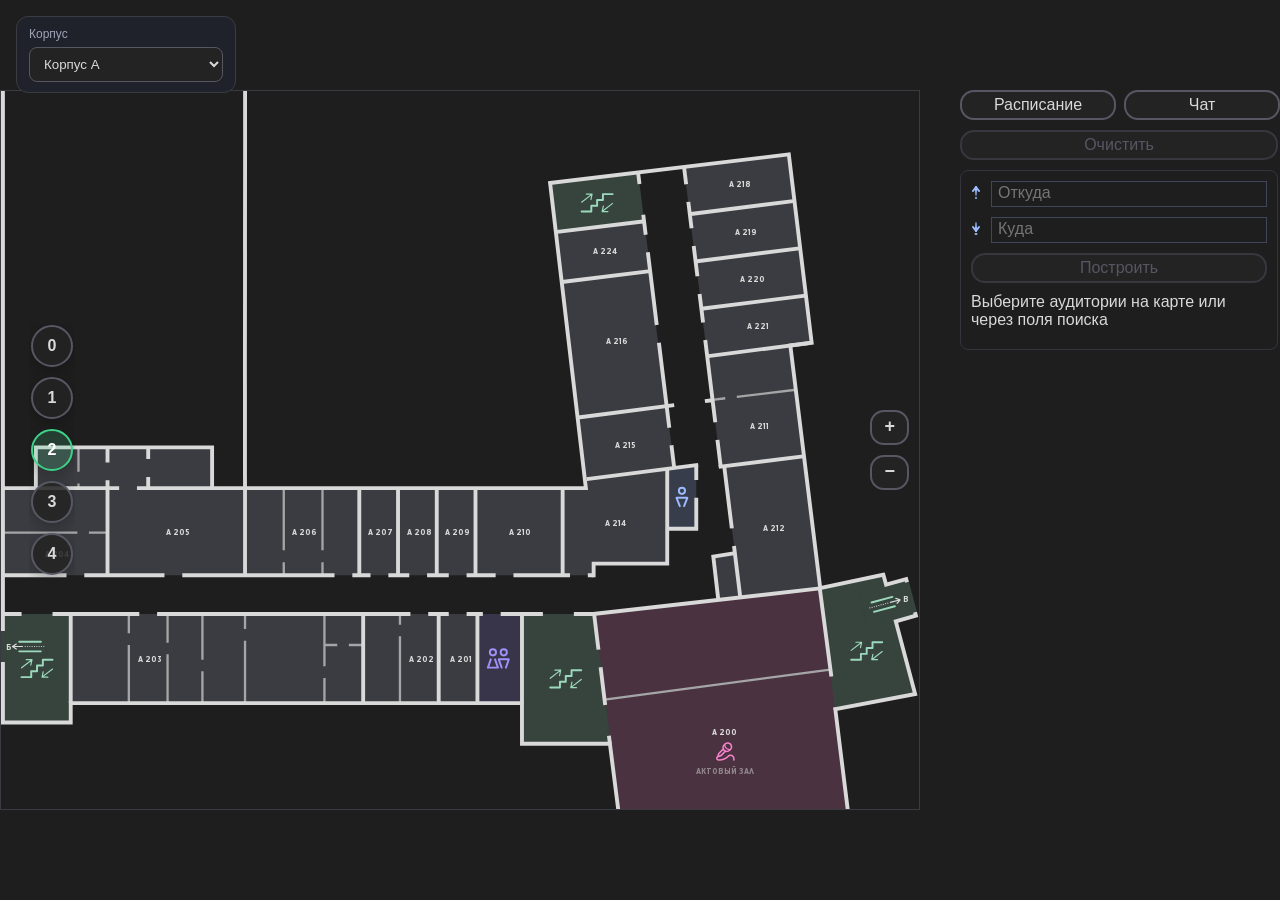
<file: index.html>
<!DOCTYPE html>
<html lang="ru">
<head>
	<meta charset="UTF-8">
	<meta name="viewport"
				content="width=device-width, user-scalable=no, initial-scale=1.0, maximum-scale=1.0, minimum-scale=1.0">
	<meta http-equiv="X-UA-Compatible" content="ie=edge">
	<title>Navigation</title>
	<link href="css/style.css" rel="stylesheet">
	<link href="resources/icon.png" rel="shortcut icon" type="image/png">
	<script defer src="./js/navigation-app.js"></script>
</head>
<body>
<section class="section-main">
	<div class="map-switcher">
		<label for="map-select">Карта</label>
		<select id="map-select">
			<option value="a-2">Корпус А · 2 этаж</option>
			<option value="a-1">Корпус А · 1 этаж</option>
			<option value="pk-24">ПК-24</option>
		</select>
	</div>

	<div class="map-wrapper">
		<div class="scale-able map-objects">
			<div class="drag-able">
				<svg class="svg-way" fill="none" xmlns="http://www.w3.org/2000/svg">
					<defs>
						<marker fill="none" id="end-arrow" orient="auto-start-reverse" refX="6" refY="6" viewBox="0 0 10 12">
							<path d="M0 0L10 6L0 12L3 6L0 0Z" fill="#3CD288"/>
						</marker>
						<marker id="start-dot" refX="5" refY="5" viewBox="0 0 10 10">
							<circle cx="5" cy="5" fill="#3CD288" r="5"/>
						</marker>
					</defs>
				</svg>
				<object class="graph" title="graph" style="visibility: hidden" type="image/svg+xml"></object>
				<object class="plan-object" style="width: 0; height: 0; overflow: hidden" title="plan" type="image/svg+xml"></object>
				<svg class="graph-markers" fill="none" xmlns="http://www.w3.org/2000/svg"></svg>
			</div>
		</div>
		<div class="scale-buttons">
			<div class="button-plus button"><p>+</p></div>
			<div class="button-minus button"><p>−</p></div>
		</div>
	</div>

	<div class="selector">
		<div class="button-from button">
			<img alt="" src="resources/img/from.svg"/>
			Отсюда
		</div>
		<div class="button-to button">
			<img alt="" src="resources/img/to.svg"/>
			Сюда
		</div>
	</div>

	<div class="menu">
		<div class="menu-tabs">
			<button class="menu-tab button active-tab" data-tab="navigation" hidden>Навигация</button>
			<button class="menu-tab button" data-tab="schedule">Расписание</button>
			<button class="menu-tab button" data-tab="chat">Чат</button>
		</div>

		<div class="menu-panel active-panel" data-panel="navigation">
			<button class="erase button non-active-button">Очистить</button>
			<button class="tracing button">Трассировка</button>
			<button class="create-list-of-vertexes button non-active-button">Список вершин</button>
			<button class="fill-graph button non-active-button">Заполнить граф</button>
			<button class="fill-auditoriums-vertexes button non-active-button">Список вершин аудиторий</button>
			<button class="tracing-cross button non-active-button">Трассировка пересекающихся линий</button>
			<button class="hide-graph button">Скрыть граф</button>
			<button class="show-graph button non-active-button">Показать граф</button>

			<div class="select-points">
				<div class="input-row">
					<label for="input-idPoint1">1:</label>
					<input id="input-idPoint1" name="idPoint1" type="text">
				</div>
				<div class="input-row">
					<label for="input-idPoint2">2:</label>
					<input id="input-idPoint2" name="idPoint2" type="text">
				</div>
				<button class="get-way button">Проложить</button>
				<p class="output-found-way"></p>
			</div>

			<div class="selector-auditoriums">
				<div class="input-row">
					<label for="input-from"><img alt="" src="resources/img/from.svg"/></label>
					<input id="input-from" name="input-from" placeholder="Откуда" type="text">
				</div>
				<div class="input-row">
					<label for="input-to"><img alt="" src="resources/img/to.svg"/></label>
					<input id="input-to" name="input-to" placeholder="Куда" type="text">
				</div>
				<button class="build-way button">Построить</button>
				<p class="output-way-between-au"></p>
			</div>
		</div>

		<div class="menu-panel" data-panel="schedule">
			<div class="group-schedule">
				<div class="input-row">
					<label for="input-group-schedule">Группа</label>
					<input id="input-group-schedule" list="group-suggestions" name="input-group-schedule" placeholder="Например, 221-321" type="text">
					<datalist id="group-suggestions"></datalist>
				</div>
				<button class="load-group-schedule button">Показать расписание</button>
				<button class="refresh-group-list button">Обновить список групп</button>
				<p class="schedule-status"></p>
				<div class="schedule-output"></div>
			</div>
		</div>

		<div class="menu-panel" data-panel="chat">
			<div class="chat-panel">
				<div class="chat-messages" aria-live="polite"></div>
				<form class="chat-form">
					<textarea class="chat-input" placeholder="Спросите про аудиторию, расписание или маршрут" rows="2"></textarea>
					<button class="chat-send button" type="submit">Отправить</button>
				</form>
			</div>
		</div>
	</div>

	<table style="display: none">
		<caption>Список рёбер</caption>
		<thead>
		<tr>
			<th>id</th>
			<th>x1</th>
			<th>y1</th>
			<th>x2</th>
			<th>y2</th>
			<th>weight</th>
			<th>type</th>
		</tr>
		</thead>
		<tbody class="list-of-edges"></tbody>
	</table>
</section>
</body>
</html>
</file>
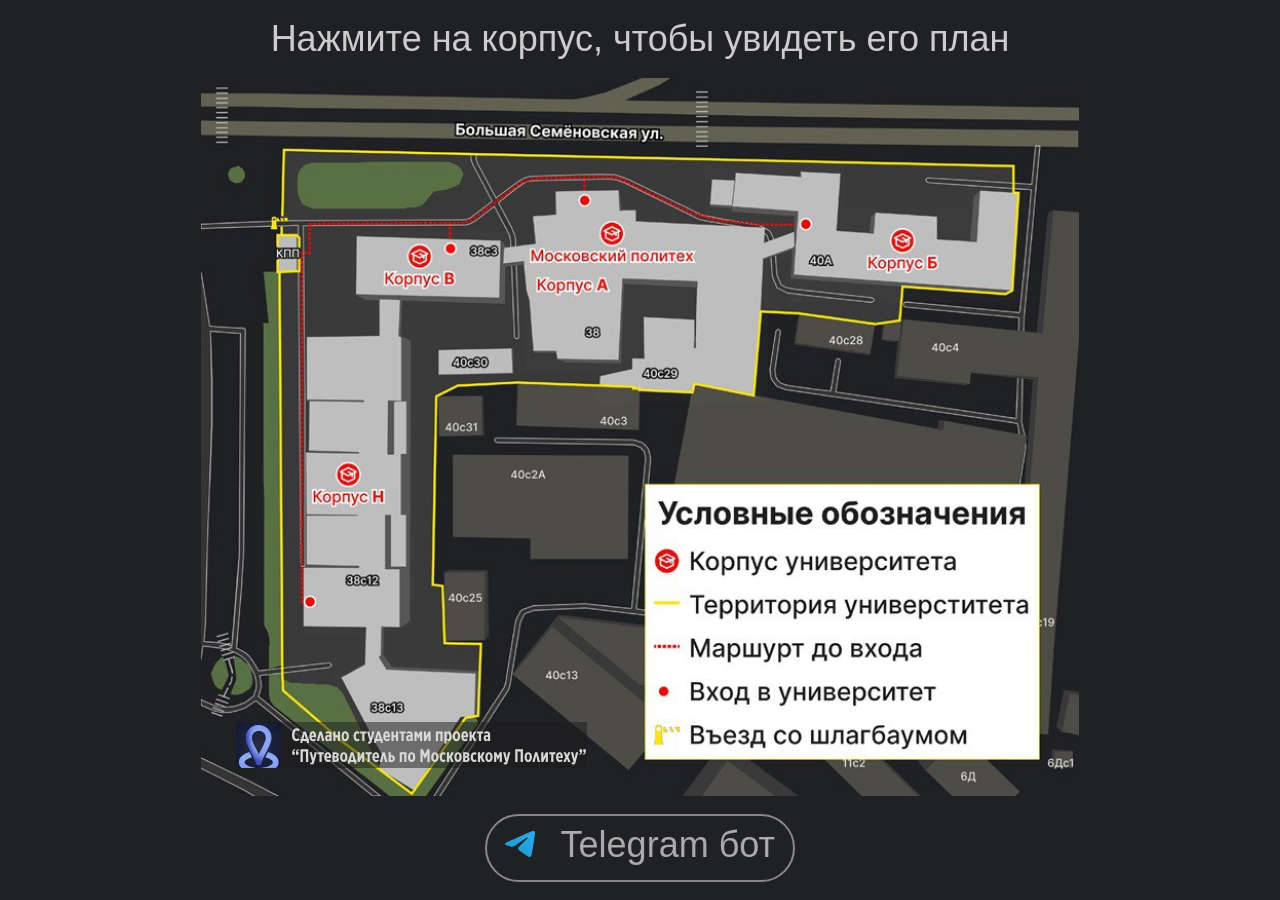
<file: dod-master/index.html>
<!doctype html>
<html lang="ru">
<head>
	<meta charset="UTF-8">
	<title>Навигация по Московскому Политеху</title>
	<link rel="stylesheet" href="css/style.css">
	<script src="scripts/app.js" defer></script>
</head>
<body>
<p class="click-to">Нажмите на корпус, чтобы увидеть его план</p>
<div class="main">
	<img class="bs-image" src="images/bs.jpg" alt="">
	<svg width="855" height="699" viewBox="0 0 855 699" fill="none" xmlns="http://www.w3.org/2000/svg">
		<g id="bs-polygons">
			<path id="corpus-n"
						d="M171 250H100V542H153.5V569L127 584L171 661.5L166.5 674L207.5 696.5L258 626H273.5V569H190L182.5 560.5V536H207.5V250H197V233H171V250Z"
						fill="#D9D9D9" fill-opacity="0.01"/>
			<path id="corpus-v" d="M171 233H197V219H306V148.5H146.5V219H171V233Z" fill="#D9D9D9" fill-opacity="0.01"/>
			<path id="corpus-a"
						d="M322 160H306V186.5H316V284.5H384.5V317H552V136.5H427V125.5C421.667 125.833 410.8 126.3 410 125.5C409.2 124.7 409.667 113.5 410 108H342V132H322V160Z"
						fill="#D9D9D9" fill-opacity="0.01"/>
			<path id="corpus-b" d="M489.5 83.5V136.5H552.5V179H572V218H804.5V101H745.5V127.5H627V83.5H489.5Z" fill="#D9D9D9"
						fill-opacity="0.01"/>
		</g>
	</svg>
	<img src="svg/madeby.svg" class="madeby" alt="Сделано студентами проекта 'Путеводитель по Московскому Политеху'">
</div>
<a class="link-tg" href="https://t.me/PoliNavigatorDOD_bot">
	<img class="tg-logo" src="svg/tg.svg" alt="">Telegram бот
</a>
</body>
</html>
</file>
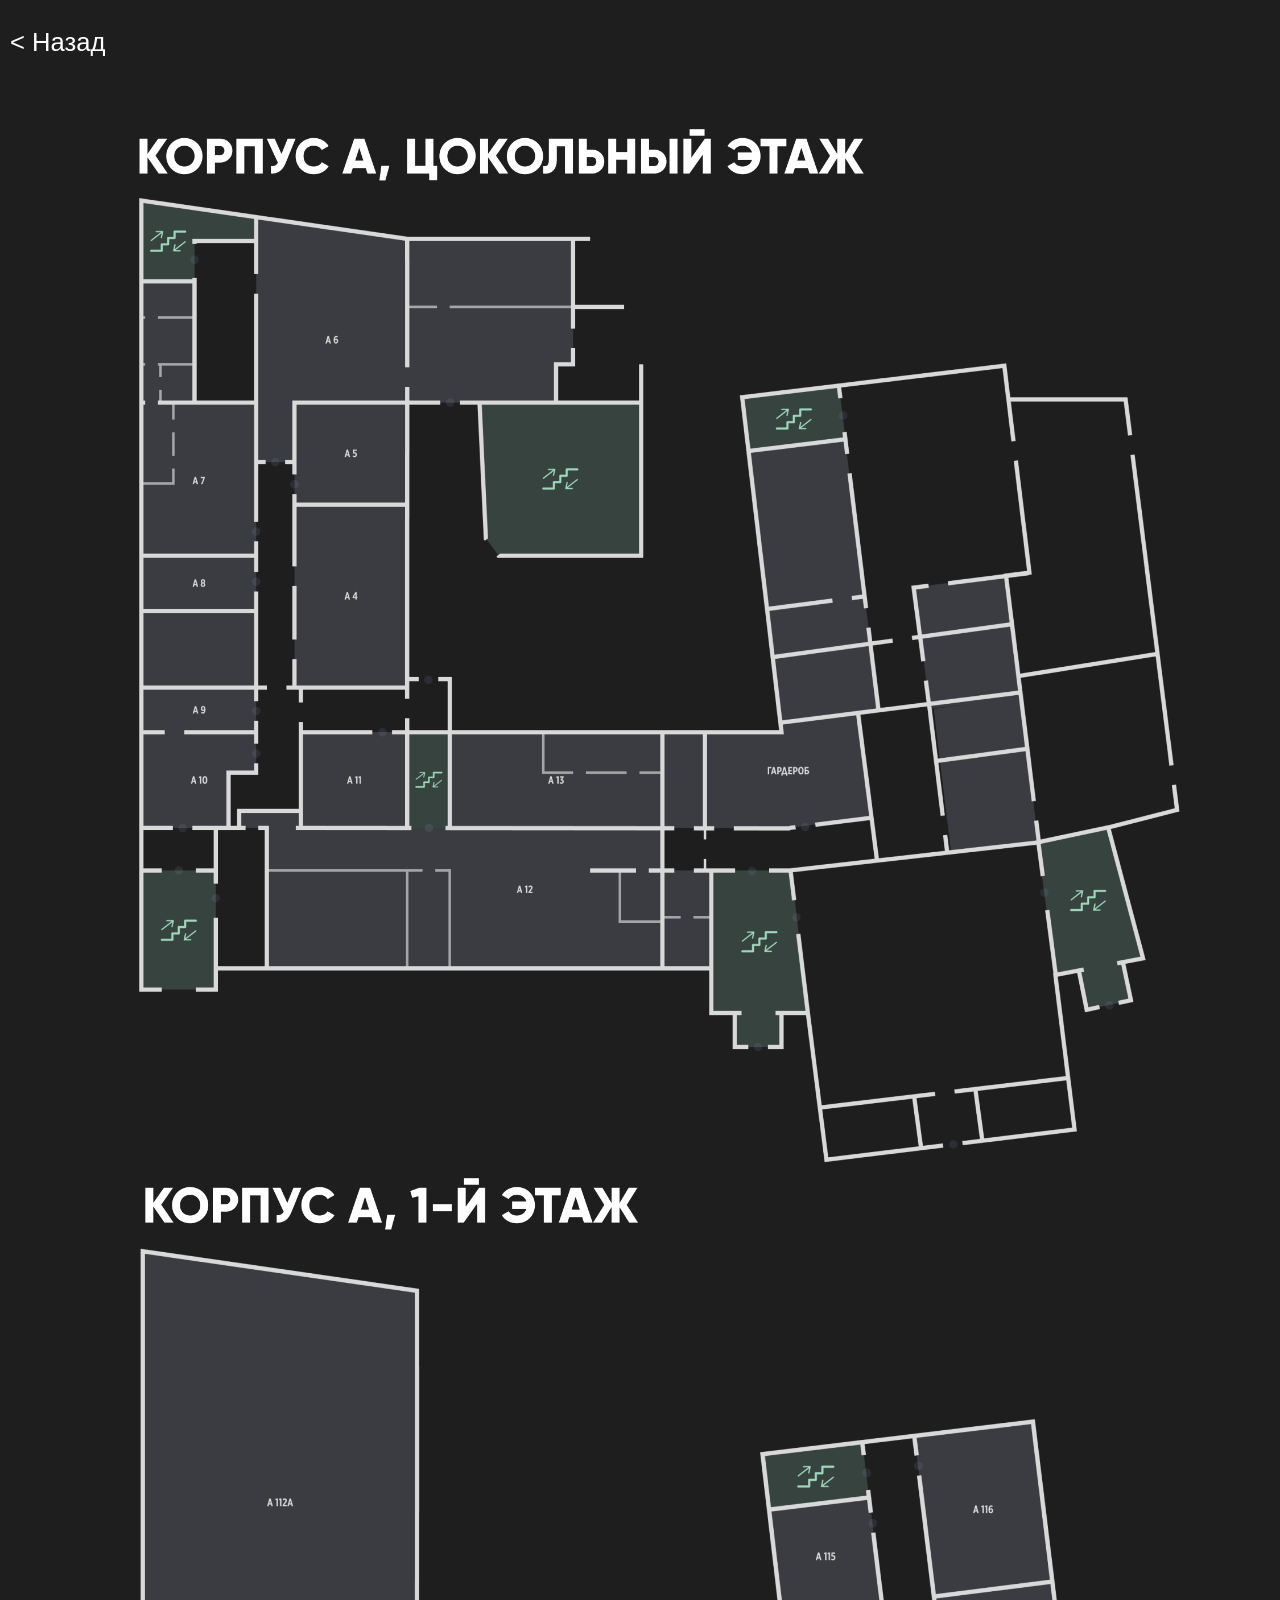
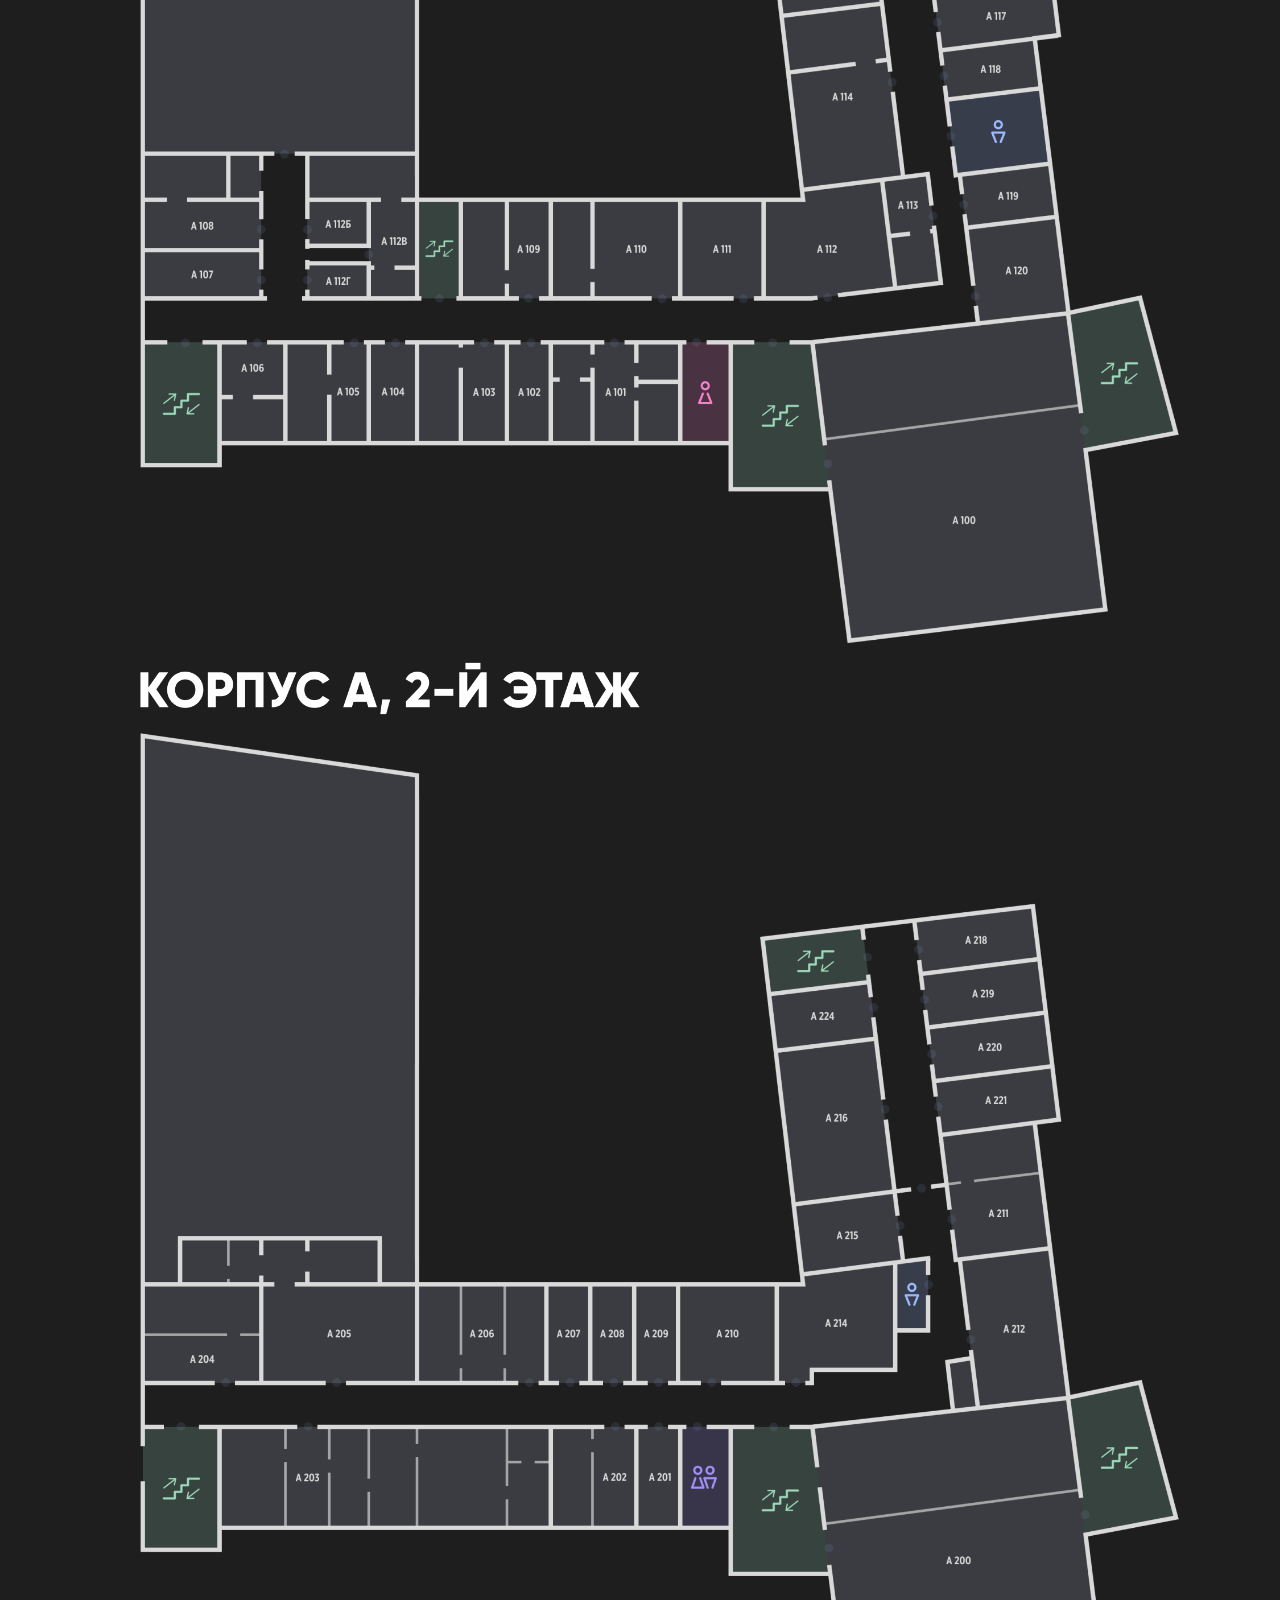
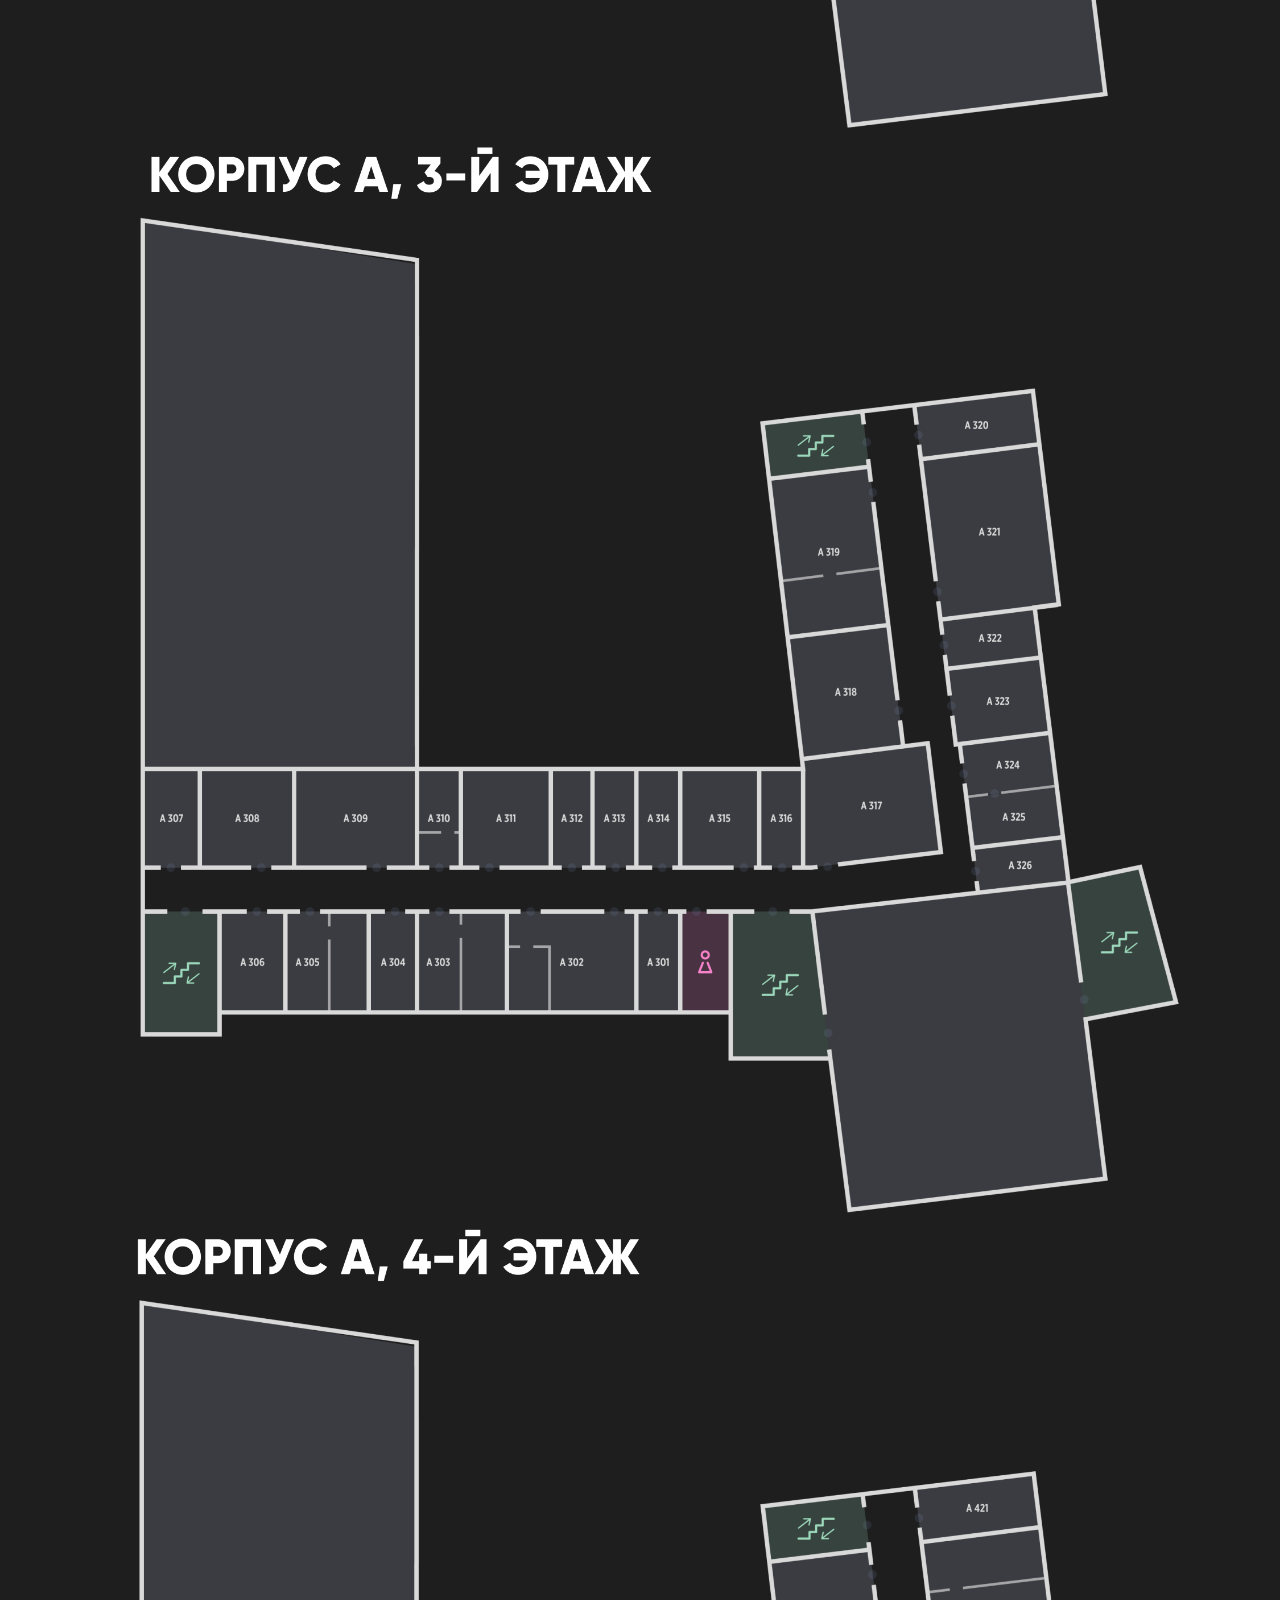
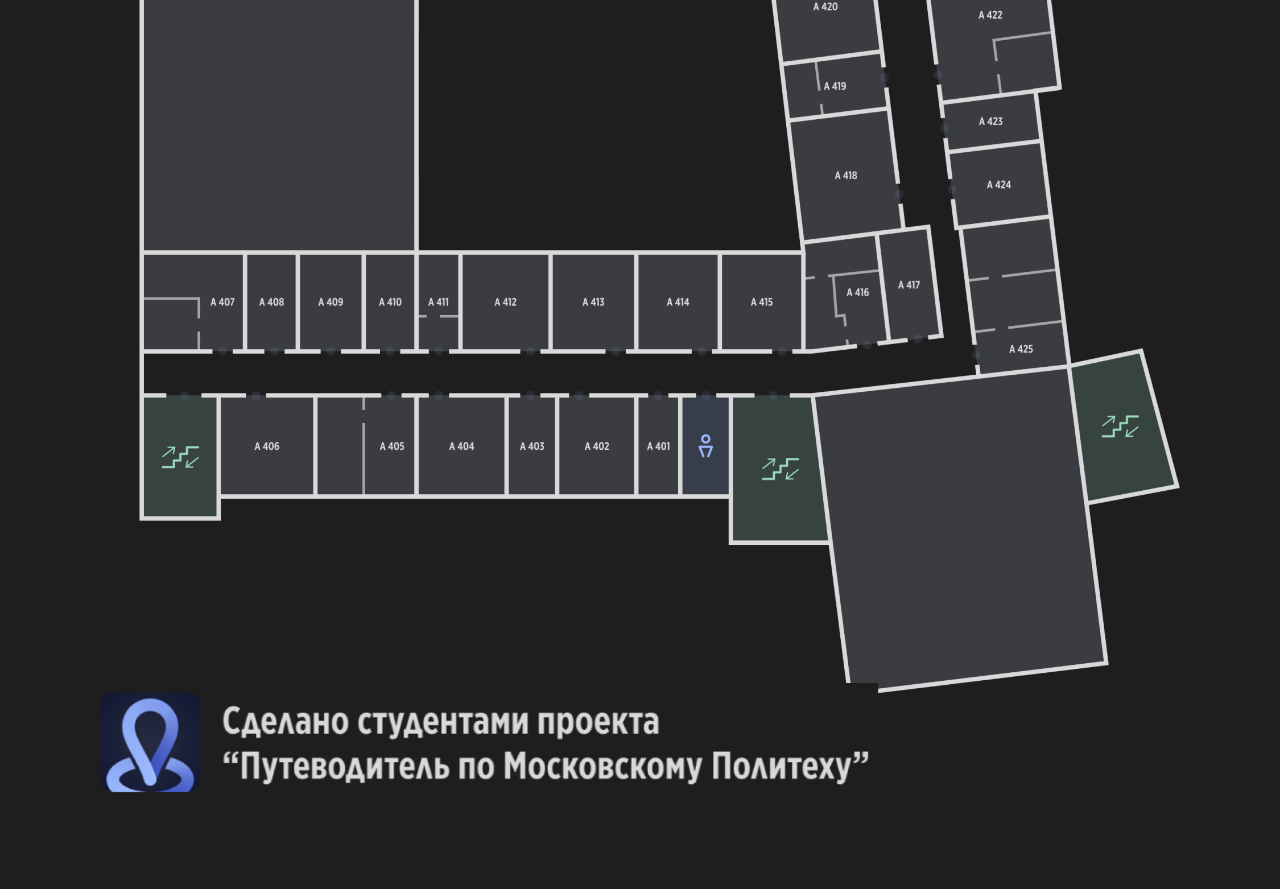
<file: dod-master/html/a.html>
<!DOCTYPE html>
<html lang="ru">
<meta charset="UTF-8">
<head>
<style>
body {
    margin: 0;
    padding: 0;
}

.container {
    position: relative;
    overflow: hidden; 
}

img {
    width: 100%;

}

.transparent-btn {
    font-family: "Gilroy Bold", -apple-system, sans-serif;
    color: white;
    text-decoration: none;
    display: inline-block;
    font-size: 2vw;
    position: absolute;
    bottom: 1;
    left: 0;
    padding: 28px 10px;
}
</style>
</head>
<body>
<div class="container">
    <img src="../images/a.png" alt="corpus-a">
    <a href="#" class="transparent-btn" onclick="history.back();">< Назад</a>
</div>
</body>
</html>
</file>
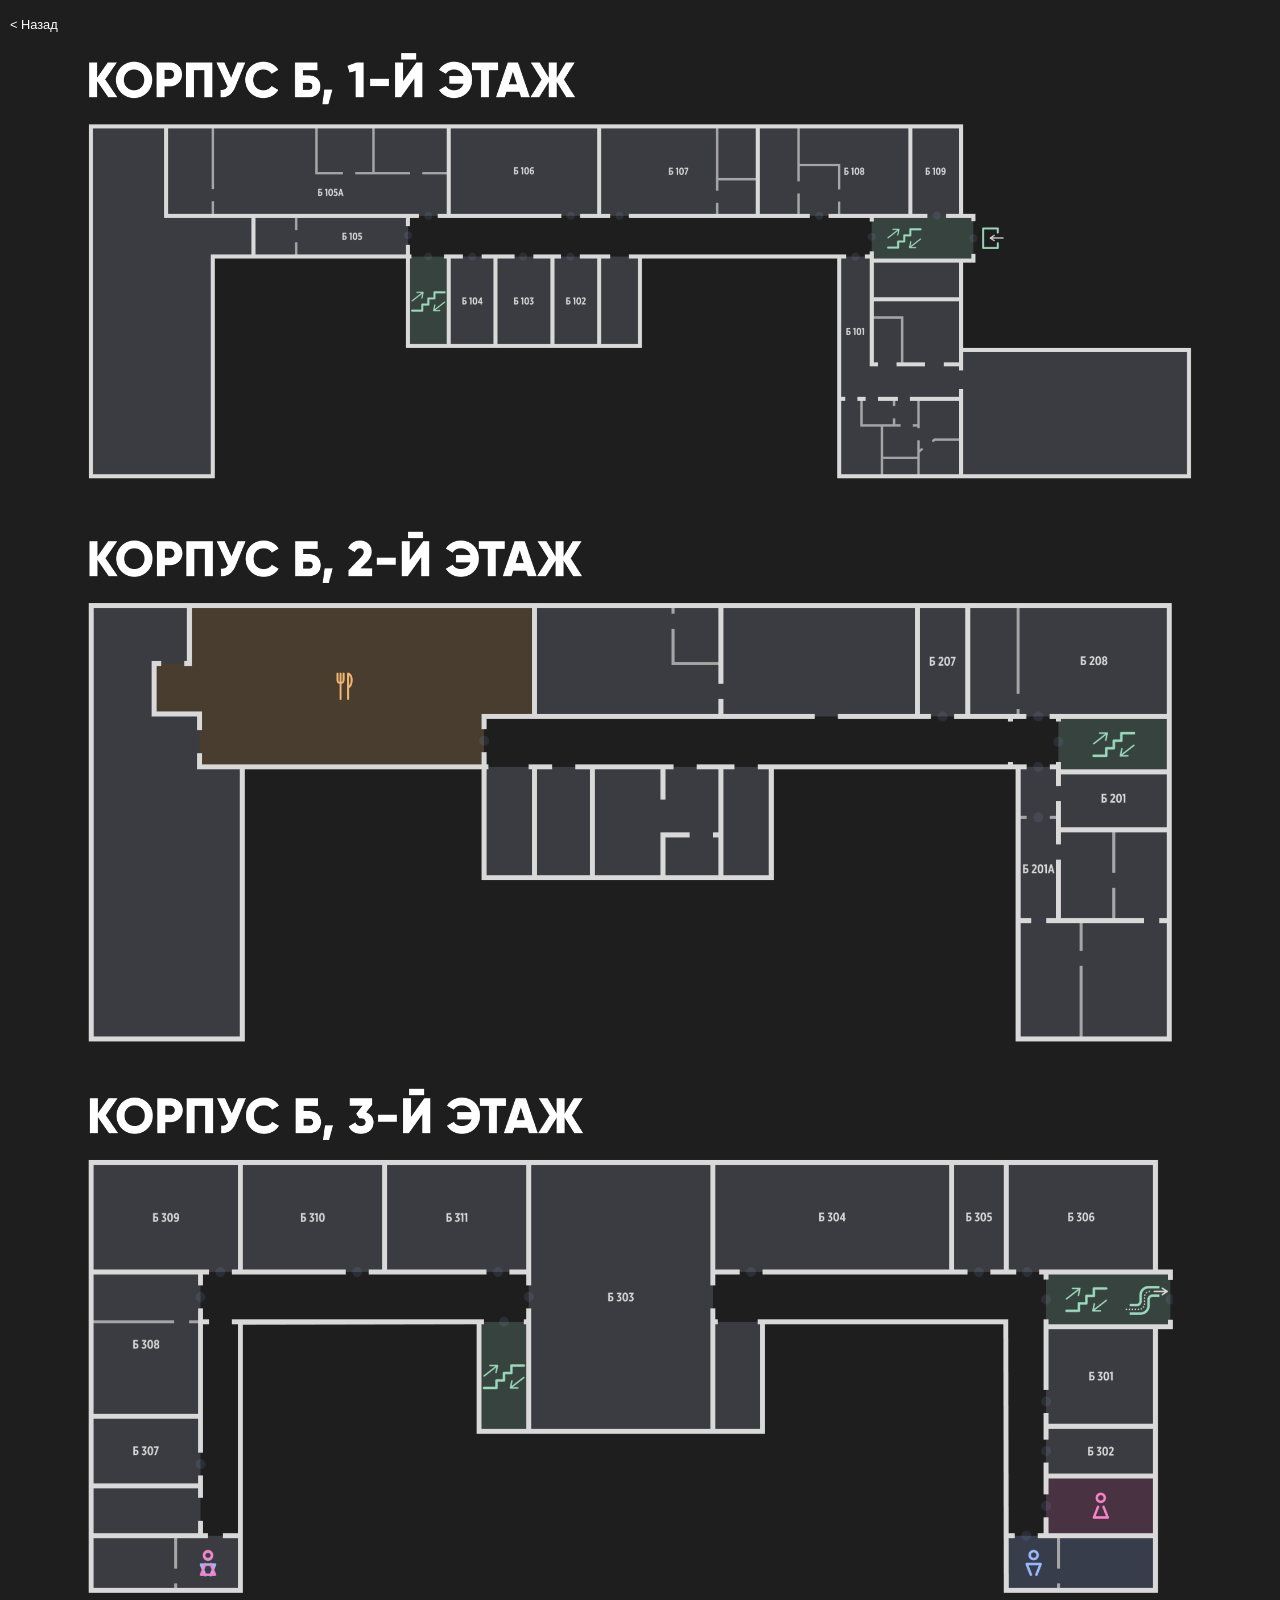
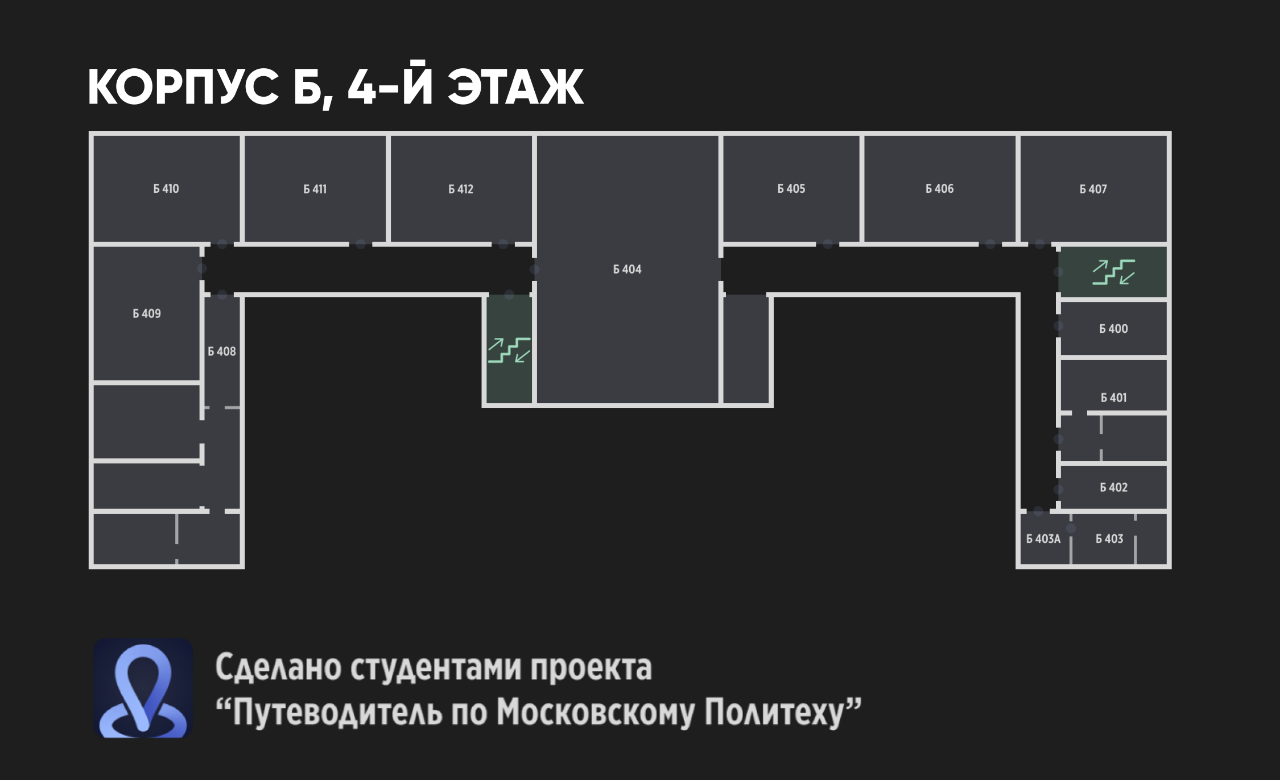
<file: dod-master/html/b.html>
<!DOCTYPE html>
<html lang="ru">
<meta charset="UTF-8">
<head>
<style>
body {
    margin: 0;
    padding: 0;
}

.container {
    position: relative;
    overflow: hidden; 
}

img {
    width: 100%;

}

.transparent-btn {
    font-family: "Gilroy Bold", -apple-system, sans-serif;
    color: white;
    text-decoration: none;
    display: inline-block;
    font-size: 1vw;
    position: absolute;
    bottom: 1;
    left: 0;
    padding: 17px 10px;
}
</style>
</head>
<body>
<div class="container">
    <img src="../images/b.png" alt="corpus-b">
    <a href="#" class="transparent-btn" onclick="history.back();">< Назад</a>
</div>
</body>
</html>
</file>
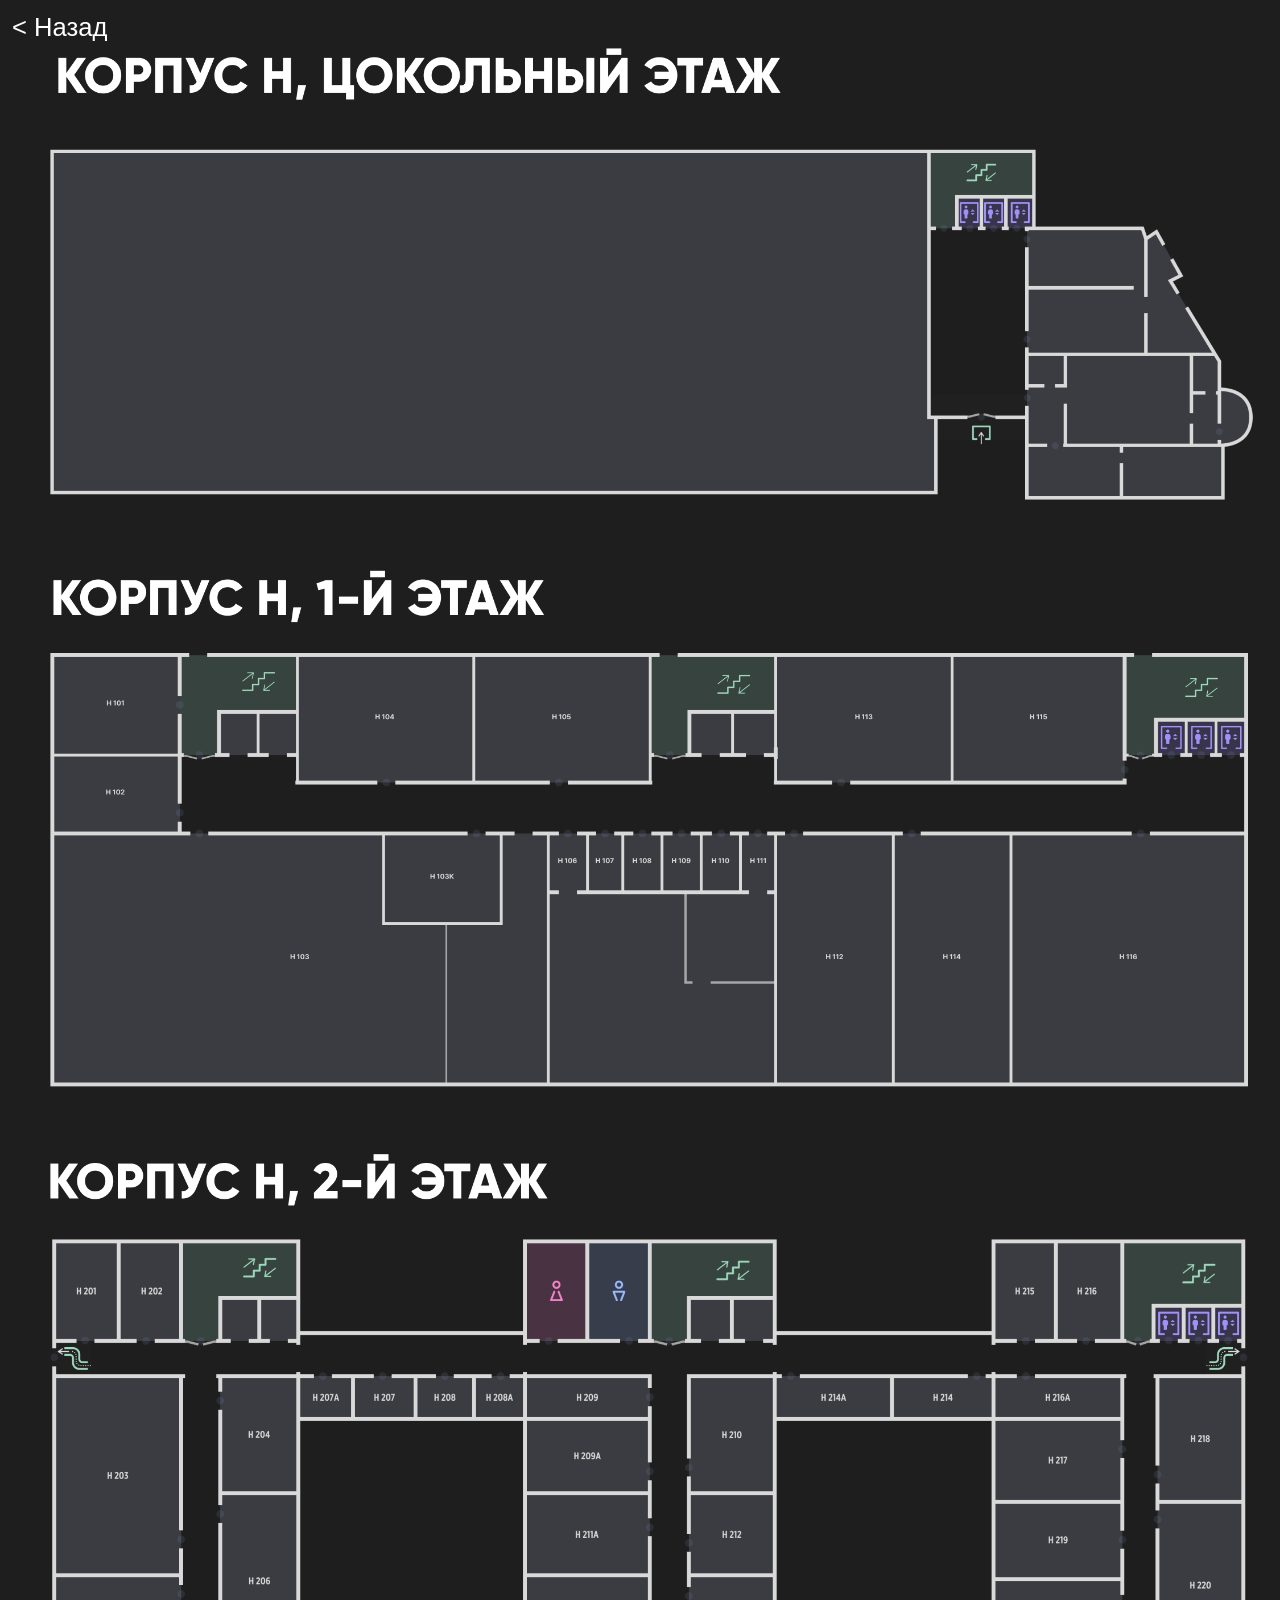
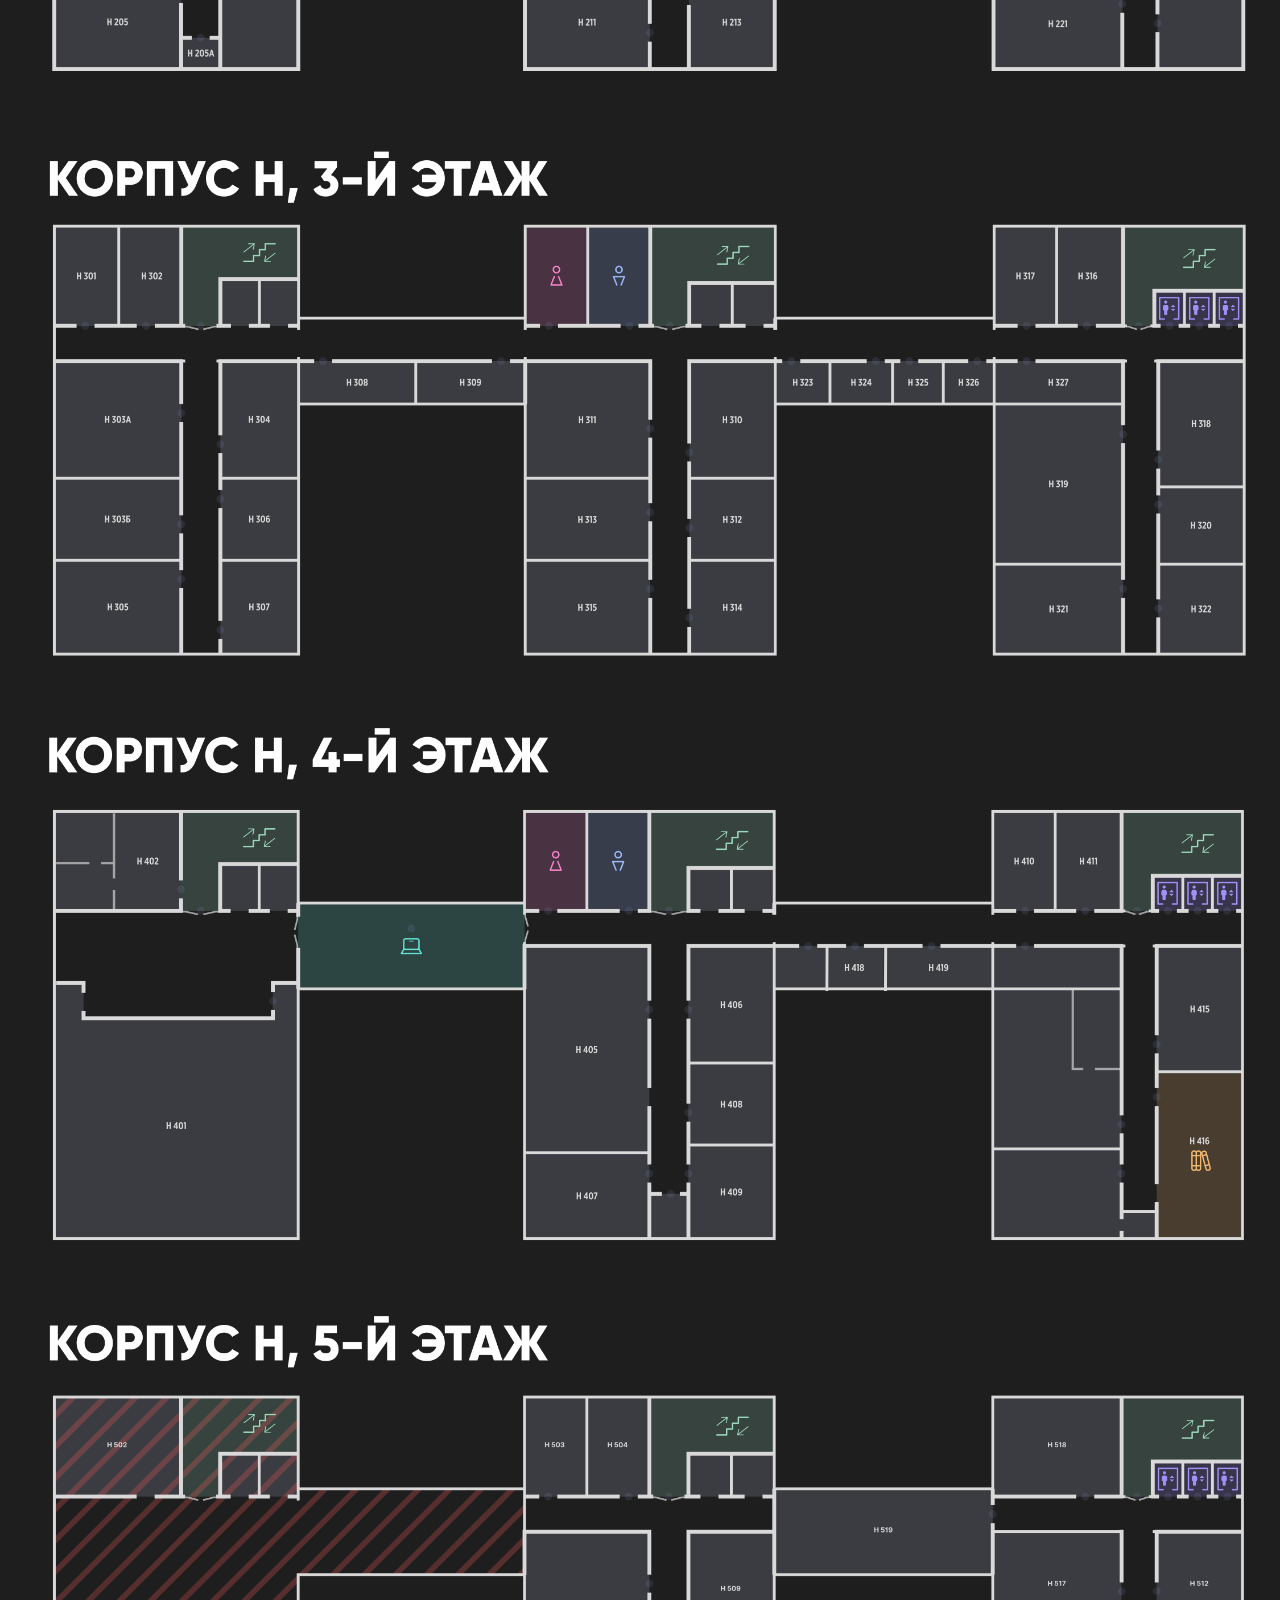
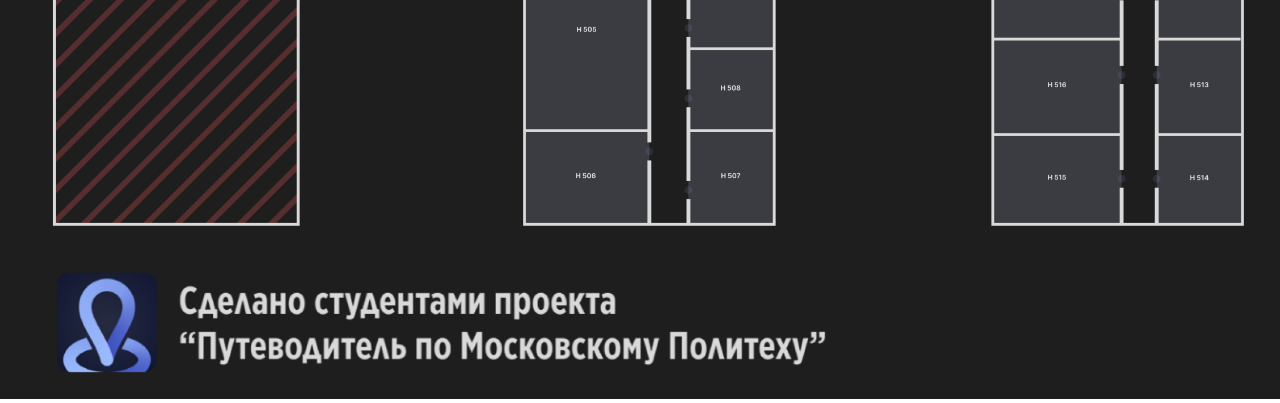
<file: dod-master/html/n.html>
<!DOCTYPE html>
<html lang="ru">
<meta charset="UTF-8">
<head>
<style>
body {
    margin: 0;
    padding: 0;
}

.container {
    position: relative;
    overflow: hidden; 
}

img {
    width: 100%;

}

.transparent-btn {
    font-family: "Gilroy Bold", -apple-system, sans-serif;
    color: white;
    text-decoration: none;
    display: inline-block;
    font-size: 2vw;
    position: absolute;
    bottom: 1;
    left: 0;
    padding: 13px 12px;
}
</style>
</head>
<body>
<div class="container">
    <img src="../images/n.png" alt="corpus-n">
    <a href="#" class="transparent-btn" onclick="history.back();">< Назад</a>
</div>
</body>
</html>
</file>
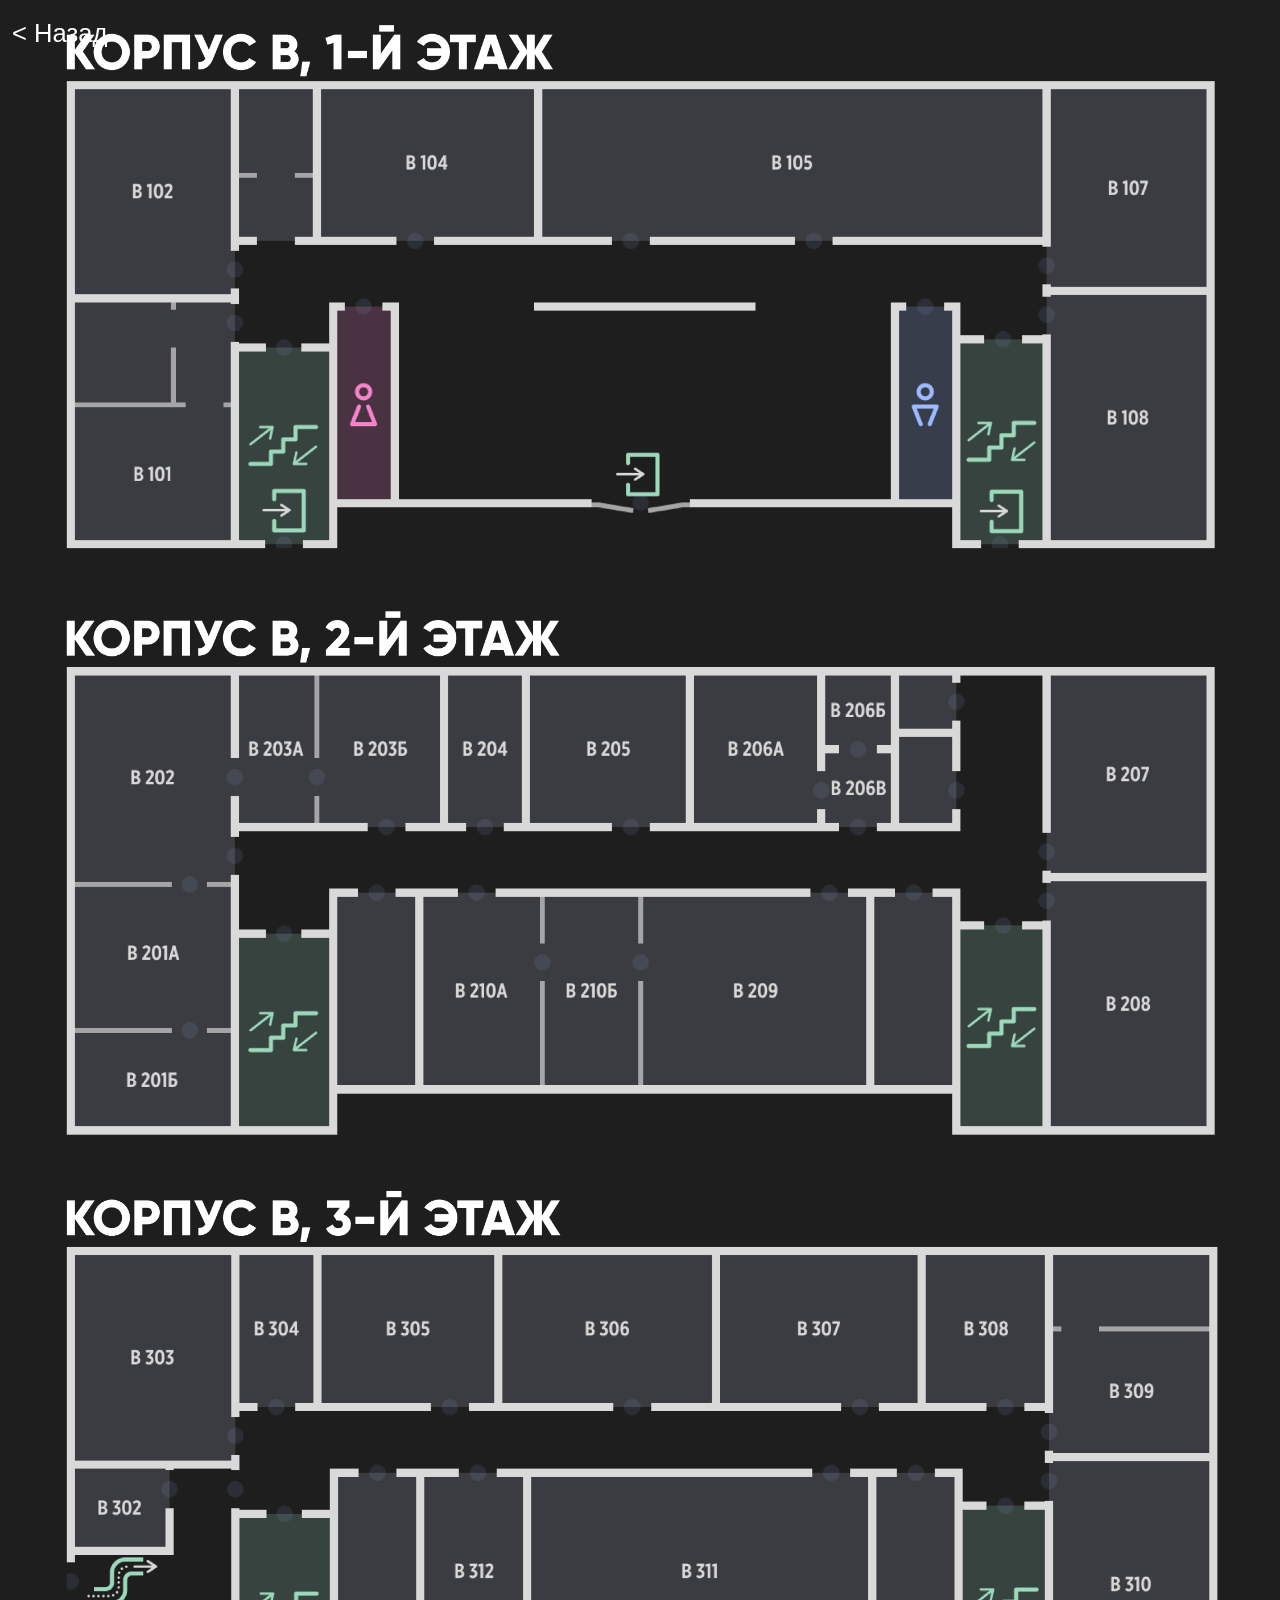
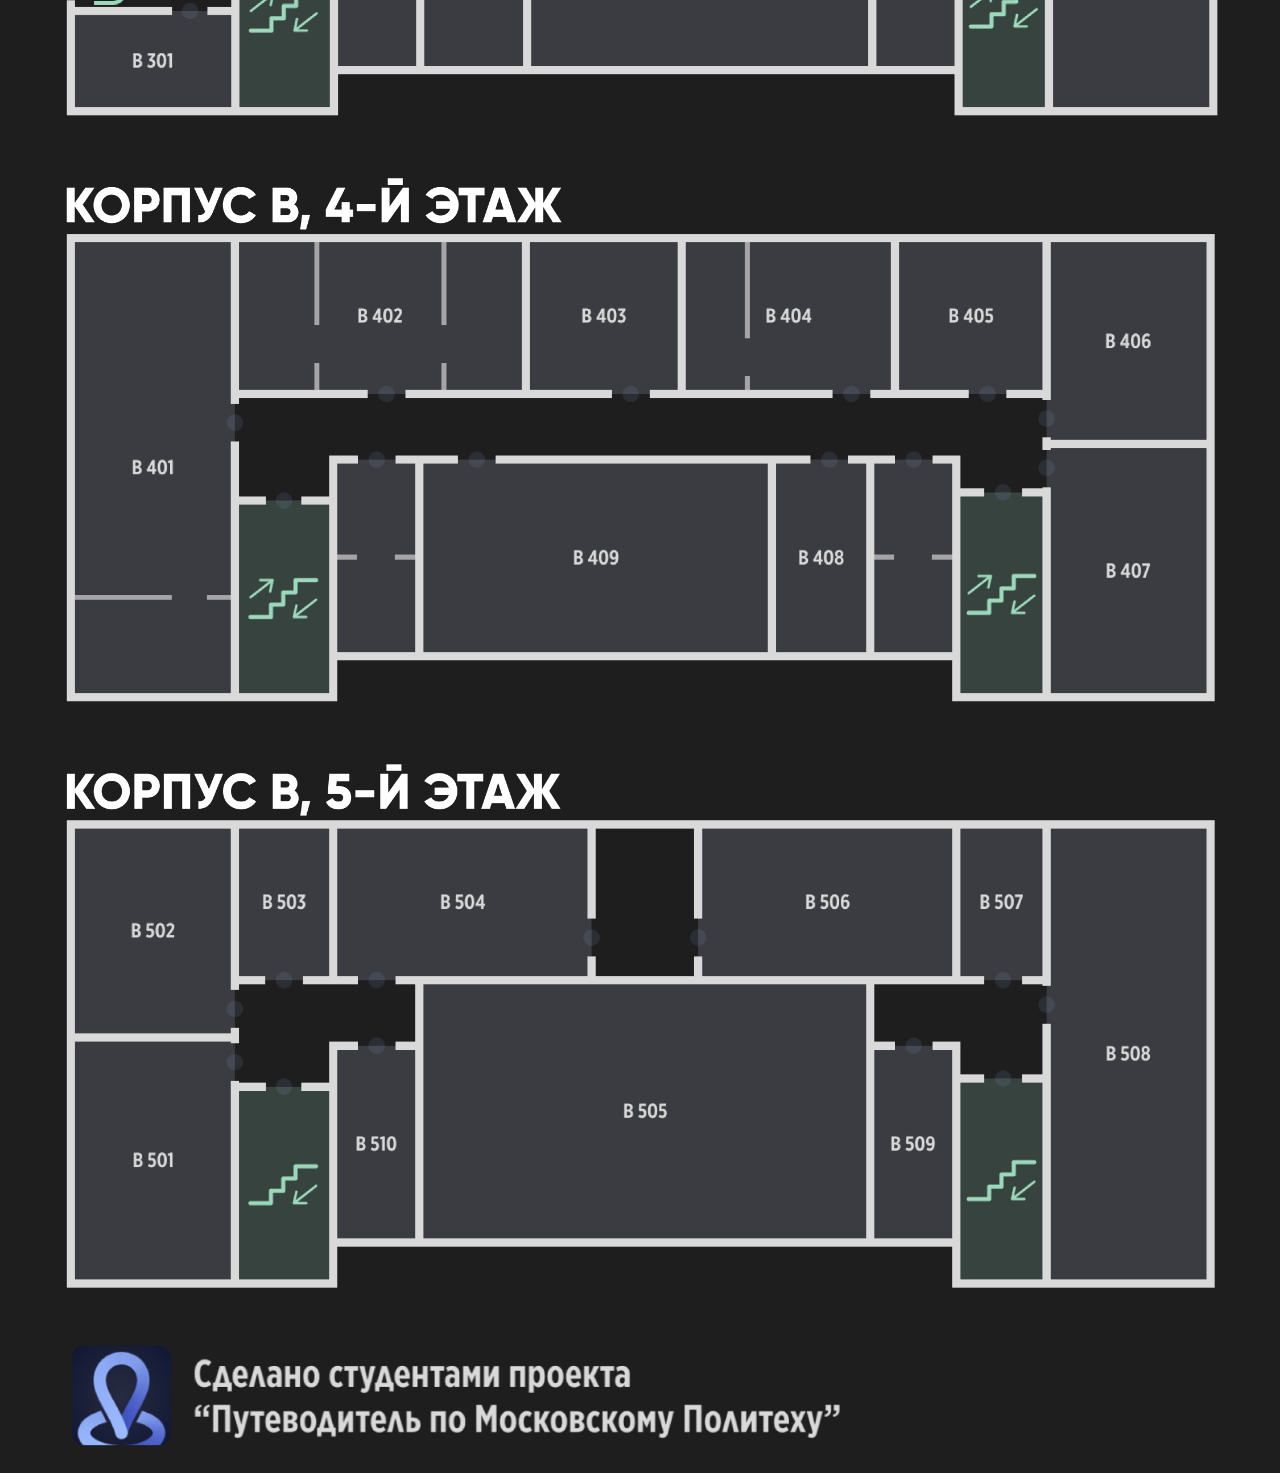
<file: dod-master/html/v.html>
<!DOCTYPE html>
<html lang="ru">
<meta charset="UTF-8">
<head>
<style>
body {
    margin: 0;
    padding: 0;
}

.container {
    position: relative;
    overflow: hidden; 
}

img {
    width: 100%;

}

.transparent-btn {
    font-family: "Gilroy Bold", -apple-system, sans-serif;
    color: white;
    text-decoration: none;
    display: inline-block;
    font-size: 2vw;
    position: absolute;
    bottom: 1;
    left: 0;
    padding: 19px 12px;
}
</style>
</head>
<body>
<div class="container">
    <img src="../images/v.png" alt="corpus-v">
    <a href="#" class="transparent-btn" onclick="history.back();">< Назад</a>
</div>
</body>
</html>
</file>
<file: css/style.css>
* {
	margin: 0;
	padding: 0;
	box-sizing: border-box;
	border-collapse: collapse;
	font-family: "Segoe UI", sans-serif;
	border: 0;
	vertical-align: center;

}

@font-face {
	font-family: "GothamSSm";
	src: url("../resources/fonts/GothamXNarrow-Bold.woff2");
	font-weight: bold;
	font-style: normal;
}

:root {
	--backround-color: #1E1E1E;
}

*, *::before, *::after {
	box-sizing: border-box;
}

body {
	width: 100vw;
	height: 100vh;
	background-color: var(--backround-color);
	display: flex;
	flex-direction: column;
	align-items: center;
	justify-content: center;
	position: relative;
	color: #D9D9D9;
	overflow: hidden;
	/*font-size: 14px;*/
}

.section-main {
	width: 100vw;
	height: 100vh;
	display: flex;
	flex-direction: row;
	align-items: center;
	justify-content: center;
	gap: 40px;
}

.map-switcher {
	position: absolute;
	top: 16px;
	left: 16px;
	z-index: 20;
	display: flex;
	flex-direction: column;
	gap: 6px;
	padding: 10px 12px;
	background: rgba(32, 34, 45, 0.92);
	border: 1px solid #3B3C41;
	border-radius: 12px;
	min-width: 220px;
}

.map-switcher label {
	font-size: 12px;
	color: #9ea4b7;
}

.map-switcher select {
	background: #232323;
	color: #D9D9D9;
	border: 1px solid #575764;
	border-radius: 8px;
	padding: 8px 10px;
	outline: none;
}

.map-wrapper {
	width: 80%;
	height: 80%;
	border: #3B3C41 solid 1px;
	display: flex;
	flex-direction: column;
	justify-content: center;
	align-items: center;
	overflow: hidden;
	position: relative;
}

.floor-switcher {
	position: absolute;
	left: 28px;
	top: 50%;
	transform: translateY(-50%);
	z-index: 16;
	display: flex;
	flex-direction: column;
	gap: 10px;
	max-height: calc(100% - 48px);
	overflow-y: auto;
	padding: 2px;
	pointer-events: none;
	scrollbar-width: none;
}

.floor-switcher[hidden] {
	display: none;
}

.floor-switcher::-webkit-scrollbar {
	display: none;
}

.floor-button {
	flex: 0 0 42px;
	width: 42px;
	height: 42px;
	border-radius: 50%;
	border: 2px solid #575764;
	background: rgba(35, 35, 35, 0.86);
	color: #D9D9D9;
	cursor: pointer;
	font-size: 16px;
	font-weight: 700;
	line-height: 1;
	box-shadow: 0 4px 14px rgba(0, 0, 0, 0.24);
	pointer-events: auto;
	transition: background-color .2s ease, border-color .2s ease, color .2s ease;
}

.floor-button:hover {
	border-color: #D9D9D9;
	background-color: #3B3C41;
}

.active-floor {
	border-color: #3CD288;
	background: rgba(60, 210, 136, 0.18);
	color: #FFFFFF;
}

.route-pager {
	position: absolute;
	left: 50%;
	bottom: 18px;
	z-index: 18;
	display: flex;
	align-items: center;
	gap: 8px;
	transform: translateX(-50%);
	padding: 6px;
	border: 1px solid #575764;
	border-radius: 999px;
	background: rgba(19, 19, 22, 0.9);
	box-shadow: 0 12px 32px rgba(0, 0, 0, 0.35);
	pointer-events: auto;
}

.route-pager[hidden] {
	display: none;
}

.route-pager-button {
	display: grid;
	width: 42px;
	height: 42px;
	place-items: center;
	border: 1px solid #575764;
	border-radius: 50%;
	background: #232323;
	color: #FFFFFF;
	cursor: pointer;
	font-size: 24px;
	line-height: 1;
}

.route-pager-button:hover:not(:disabled) {
	border-color: #3CD288;
	background: rgba(60, 210, 136, 0.16);
}

.route-pager-button:disabled {
	cursor: default;
	opacity: 0.35;
}

.route-pager-status {
	min-width: 58px;
	color: #FFFFFF;
	font-size: 14px;
	font-weight: 700;
	text-align: center;
	white-space: nowrap;
}

.map-objects {
	position: relative;
	width: 100%;
}

.scale-able {
	transition: all .25s ease-out;
	-webkit-transition: all .25s ease-out;
	-moz-transition: all .25s ease-out;
	-ms-transition: all .25s ease-out;
}

.menu {
	display: flex;
	flex-direction: column;
	align-items: center;
	gap: 10px;
	width: 320px;
	height: 80%;
	flex: 0 0 320px;
	min-height: 0;
	transition: width .2s ease, flex-basis .2s ease, height .2s ease;
}

.menu.schedule-menu-active {
	width: 620px;
	flex: 0 0 620px;
	height: 90%;
	align-items: stretch;
}

.menu.chat-menu-active {
	width: 420px;
	flex: 0 0 420px;
	height: 90%;
	align-items: stretch;
}

.menu-tabs {
	display: grid;
	grid-template-columns: repeat(2, minmax(0, 1fr));
	gap: 8px;
	width: 100%;
}

.menu-tab {
	padding-top: 8px;
	padding-bottom: 8px;
}

.active-tab {
	background-color: #3B3C41;
	border-color: #D9D9D9;
}

.menu-panel {
	display: none;
	flex-direction: column;
	align-items: center;
	gap: 10px;
	width: 100%;
	overflow-y: auto;
	padding-right: 2px;
	min-height: 0;
}

.active-panel {
	display: flex;
}

.schedule-menu-active .active-panel,
.chat-menu-active .active-panel {
	flex: 1;
	overflow: hidden;
}



.button {
	cursor: pointer;
	font-size: inherit;
	border-radius: 14px;
	background-color: #232323;
	text-decoration: none;
	text-align: center;
	width: 100%;
	color: #D9D9D9;
	padding: 4px 12px 4px 12px;
	border: 2px solid #575764;
	transition: all .2s ease;
}

.button:hover {
	border: 2px solid #D9D9D9;
	background-color: #3B3C41;
}

.graph {
	position: absolute;
	pointer-events: none;
	width: 100%;
	/*height: 100%;*/
}

table {
	min-width: 563px;
}

th, tr, td {
	border: 1px solid #575764;
	text-align: center;
	padding: 6px 12px 6px 12px;
}

table tr:not(thead>tr) {
	animation: tr-when-create .05s ease-out;
}

@keyframes tr-when-create {
	0% {
		/*transform: scaleY(0);*/
		padding: 0;
		font-size: 0;
	}
	100% {
		/*transform: scaleY(1);*/
		padding: 6px 12px 6px 12px;
		font-size: initial;
	}
}

.non-active-button {
	pointer-events: none;
	color: #575764;
	border-color: #37373f;
}

.vertex-id {
	position: absolute;
	color: #ce787f;
	border: 1px solid rgba(206, 120, 127, 0.5);
	padding: 2px 4px;
	fill: #ce787f;
	/*font-family: */
	font-weight: 600;
	font-size: 24px;
}

.edge-id {
	position: absolute;
	color: #78a88c;
	font-family: "GothamSSm XNarrow Medium", "Segoe UI", sans-serif;
	/*transform: rotate(45deg);*/
	font-size: 14px;
}

/*.select-points {*/
/*	display: flex;*/
/*	flex-direction: column;*/
/*	gap: 5px;*/
/*	width: 90%;*/
/*}*/


input {
	color: inherit;
	font-size: inherit;
	background-color: inherit;
	padding: 2px 6px 4px 6px;
	width: 0;
	border: 1px solid #41465d;
	border-radius: 0;
	display: inline-flex;
	flex-grow: 1;
}

.output-found-way {
	font-weight: 500;
}

.selector {
	position: absolute;
	z-index: 10;
	display: none;
	/*display: flex;*/
	flex-direction: column;
	gap: 10px;
	padding: 10px;
	background: #20222DAA;
	border-radius: 10px;
	border: 2px solid var(--backround-color);
	width: 125px;
}


.hidden-selector {
	animation: hide-selector .25s ease forwards;
	display: flex;
}

.showing-selector {
	animation: show-selector .25s ease forwards;
	display: flex;
}

@keyframes show-selector {
	0% {
		transform: translateY(6px);
		opacity: 0;
	}
	99% {
		transform: translateY(0);
		opacity: 1;
		visibility: hidden;
	}
	100% {
		visibility: visible;
		transform: translateY(0);
		opacity: 1;
	}
}

@keyframes hide-selector {
	0% {
		transform: translateY(0);
		opacity: 1;
	}
	99% {
		transform: translateY(6px);
		opacity: 0;
		visibility: visible;
	}
	100% {
		visibility: hidden;
		transform: translateY(6px);
		opacity: 0;
	}
}

.from-img {
	background: url(../resources/img/from.svg);
	width: 22px;
	height: 21px;
	display: inline-block;
}

.selector-auditoriums, .select-points {
	display: flex;
	flex-direction: column;
	gap: 10px;
	padding: 10px;
	border: 1px solid #34343d;
	border-radius: 8px;
	width: 100%;
}

.group-schedule {
	display: flex;
	flex-direction: column;
	gap: 10px;
	padding: 10px;
	border: 1px solid #34343d;
	border-radius: 8px;
	width: 100%;
	min-height: 0;
}

.schedule-menu-active .group-schedule {
	flex: 1;
	font-size: 16px;
}

.group-schedule #input-group-schedule {
	pointer-events: auto;
	width: 100%;
}

.schedule-mode {
	display: grid;
	grid-template-columns: 1fr 1fr;
	gap: 8px;
}

.schedule-mode-button {
	cursor: pointer;
	border: 1px solid #575764;
	border-radius: 8px;
	background: rgba(35, 35, 35, 0.85);
	color: #D9D9D9;
	font-size: 15px;
	padding: 7px 10px;
	transition: border-color .2s ease, background-color .2s ease;
}

.schedule-mode-button:hover,
.active-schedule-mode {
	border-color: #3CD288;
	background: rgba(60, 210, 136, 0.12);
}

.schedule-date-control {
	display: flex;
	align-items: center;
	justify-content: space-between;
	gap: 10px;
	border: 1px solid #34343d;
	border-radius: 8px;
	padding: 8px 10px;
	color: #9ea4b7;
	font-size: 14px;
}

.schedule-date-control input {
	min-width: 0;
	border: 1px solid #575764;
	border-radius: 8px;
	background: #232323;
	color: #FFFFFF;
	padding: 7px 9px;
	color-scheme: dark;
}

.refresh-group-list {
	font-size: 14px;
}

.schedule-status {
	font-size: 14px;
	color: #9ea4b7;
	min-height: 16px;
}

.schedule-output {
	display: flex;
	flex-direction: column;
	gap: 10px;
	max-height: 240px;
	overflow-y: auto;
	min-height: 0;
}

.schedule-menu-active .schedule-output {
	flex: 1;
	max-height: none;
}

.schedule-day {
	border: 1px solid #34343d;
	border-radius: 8px;
	padding: 8px;
	background: rgba(35, 35, 35, 0.7);
}

.schedule-day h4 {
	font-size: 17px;
	margin-bottom: 8px;
}

.schedule-item {
	display: flex;
	flex-direction: column;
	gap: 3px;
	padding: 7px 0;
	border-top: 1px solid rgba(87, 87, 100, 0.4);
	font-size: 15px;
	line-height: 1.35;
}

.schedule-item:first-of-type {
	border-top: none;
	padding-top: 0;
}

.schedule-item-meta {
	color: #9ea4b7;
	font-size: 13px;
}

.schedule-item-subject {
	color: #FFFFFF;
	font-weight: 600;
}

.schedule-item-details {
	color: #D9D9D9;
}

.schedule-auditories {
	display: flex;
	flex-wrap: wrap;
	gap: 6px;
	margin-top: 2px;
}

.schedule-auditory-chip,
.schedule-auditory-text {
	display: inline-flex;
	align-items: center;
	gap: 4px;
	border: 1px solid rgba(87, 87, 100, 0.75);
	border-radius: 8px;
	background: rgba(35, 35, 35, 0.72);
	color: #D9D9D9;
	font-size: 12px;
	line-height: 1;
	overflow: hidden;
}

.schedule-auditory-text {
	padding: 6px 8px;
	color: #9ea4b7;
}

.schedule-auditory-room,
.schedule-route-action {
	cursor: pointer;
	color: inherit;
	background: transparent;
	font-size: 13px;
	line-height: 1;
	white-space: nowrap;
}

.schedule-auditory-room {
	padding: 6px 7px;
	font-weight: 600;
}

.schedule-route-action {
	border-left: 1px solid rgba(87, 87, 100, 0.75);
	padding: 6px 7px;
	color: #9ea4b7;
}

.schedule-auditory-room:hover,
.schedule-route-action:hover,
.active-schedule-route-action {
	background: rgba(60, 210, 136, 0.14);
	color: #FFFFFF;
}

.schedule-item-link {
	color: #8eb8ff;
	text-decoration: none;
}

.schedule-item-link:hover {
	text-decoration: underline;
}

.chat-panel {
	display: flex;
	flex-direction: column;
	gap: 10px;
	width: 100%;
	height: 100%;
	min-height: 0;
	padding: 10px;
	border: 1px solid #34343d;
	border-radius: 8px;
}

.chat-messages {
	display: flex;
	flex: 1;
	flex-direction: column;
	gap: 10px;
	min-height: 0;
	overflow-y: auto;
	padding-right: 2px;
}

.chat-message {
	max-width: 92%;
	padding: 9px 10px;
	border: 1px solid #34343d;
	border-radius: 8px;
	background: rgba(35, 35, 35, 0.78);
	font-size: 14px;
	line-height: 1.35;
}

.user-message {
	align-self: flex-end;
	border-color: rgba(60, 210, 136, 0.55);
	background: rgba(60, 210, 136, 0.12);
}

.bot-message {
	align-self: flex-start;
}

.chat-message-author {
	margin-bottom: 4px;
	color: #9ea4b7;
	font-size: 12px;
	font-weight: 600;
}

.chat-message-text {
	white-space: pre-wrap;
	overflow-wrap: anywhere;
}

.chat-form {
	display: flex;
	flex-direction: column;
	gap: 8px;
}

.chat-input {
	width: 100%;
	min-height: 72px;
	max-height: 160px;
	resize: vertical;
	border: 1px solid #575764;
	border-radius: 8px;
	background: #232323;
	color: #D9D9D9;
	font-size: 14px;
	line-height: 1.35;
	padding: 9px 10px;
	outline: none;
}

.chat-input:focus {
	border-color: #3CD288;
}

.chat-send {
	min-height: 38px;
}


.input-row {
	display: flex;
	flex-direction: row;
	align-items: center;
	gap: 10px
}

#input-to, #input-from {
	pointer-events: none;
}

.svg-way {
	position: absolute;
	pointer-events: none;
	z-index: 1;
	width: 100%;
	/*height: 100%;*/
}

.svg-way path {
	/*stroke-dashoffset: 468;*/
	/*stroke-dasharray: 468;*/
	animation: draw-way 1s ease-in-out forwards;
}


@keyframes draw-way {
	100% {
		stroke-dashoffset: 0;
	}
}

.plan {
	/*min-height: 514px;*/
	/*min-width: 514px;*/
	display: block;
	width: 100%;
	height: auto;
}

.plan * {
	transition: fill .25s ease, fill-opacity .25s ease;
}

/*СТИЛИ ДЛЯ ПЛАНА*/
.auditorium:hover:not(.selected) {
	fill: #3D4356;
}

/*noinspection ALL*/
.selected {
	fill: #4A5598;
}

.selected-entrance {
	fill-opacity: 1;
}

.entrance:not(.selected-entrance) {
	fill-opacity: 0;
}

.entrance {
	pointer-events: none;
}

.plan text {
	pointer-events: none;
}

.plan tspan {
	font-family: "GothamSSm", sans-serif;
}

/*.vertex-id, .edge-id {*/
/*	position: absolute;*/
/*}*/

.scale-buttons {
	position: absolute;
	/*width: 50px;*/
	height: 100%;
	top: 0;
	right: 10px;
	/*background-color: #4A5598;*/
	display: flex;
	flex-direction: column;
	gap: 10px;
	align-items: center;
	justify-content: center;
	font-size: large;
	font-weight: bold;
}

.button-plus, .button-minus {
	padding-bottom: 6px;
}

.drag-able {
	position: relative;
	width: 100%;
	/*transition: all .03s linear;*/
	/*-webkit-transition: all .03s linear;*/
	-moz-transition: all .03s linear;
	/*-ms-transition: all .03s linear;*/
}

.room-space {
	cursor: pointer;
}

#input-to, #input-from {
	pointer-events: auto;
}

.route-details {
	display: flex;
	flex-direction: column;
	gap: 6px;
	width: 100%;
	max-height: 180px;
	overflow-y: auto;
}

.route-step {
	cursor: pointer;
	width: 100%;
	padding: 6px 8px;
	border: 1px solid #34343d;
	border-radius: 8px;
	background: rgba(35, 35, 35, 0.7);
	color: #D9D9D9;
	text-align: left;
	font-size: 13px;
	line-height: 1.3;
}

.route-step:hover,
.active-route-step {
	border-color: #3CD288;
	background: rgba(60, 210, 136, 0.12);
}

/*			ВЕРТИКАЛЬНАЯ ОРИЕНТАЦИЯ			*/
@media all and (orientation: portrait) {
	body {
		overflow: hidden;
	}

	.section-main {
		flex-direction: column;
		align-items: stretch;
		justify-content: flex-start;
		gap: 0;
	}

	.map-switcher {
		position: fixed;
		top: max(8px, env(safe-area-inset-top));
		left: 8px;
		right: 8px;
		z-index: 45;
		flex-direction: row;
		align-items: center;
		gap: 8px;
		padding: 8px 10px;
		min-width: 0;
		border-radius: 10px;
	}

	.map-switcher label {
		flex: 0 0 auto;
	}

	.map-switcher select {
		flex: 1;
		min-width: 0;
		font-size: 15px;
		padding: 8px;
	}

	.map-wrapper {
		width: 100%;
		height: 58dvh;
		flex: 0 0 58dvh;
		border: none;
	}

	.section-main.schedule-layout-active .map-wrapper {
		height: 40dvh;
		flex-basis: 40dvh;
	}

	.floor-switcher {
		left: 8px;
		top: 58%;
		gap: 7px;
		max-height: calc(100% - 86px);
	}

	.floor-button {
		flex-basis: 36px;
		width: 36px;
		height: 36px;
		font-size: 14px;
	}

	.route-pager {
		bottom: 12px;
		gap: 6px;
		padding: 5px;
	}

	.route-pager-button {
		width: 38px;
		height: 38px;
		font-size: 22px;
	}

	.route-pager-status {
		min-width: 52px;
		font-size: 13px;
	}

	.scale-buttons {
		right: 8px;
		font-size: 16px;
	}

	.menu {
		display: flex;
		width: 100%;
		height: 42dvh;
		flex: 0 0 42dvh;
		align-items: stretch;
		gap: 8px;
		padding: 8px 10px max(10px, env(safe-area-inset-bottom));
		border-top: 1px solid #3B3C41;
		background: var(--backround-color);
	}

	.menu.schedule-menu-active,
	.menu.chat-menu-active {
		width: 100%;
		height: 42dvh;
		flex: 0 0 42dvh;
	}

	.section-main.schedule-layout-active .menu,
	.section-main.schedule-layout-active .menu.schedule-menu-active,
	.section-main.schedule-layout-active .menu.chat-menu-active {
		height: 60dvh;
		flex: 0 0 60dvh;
	}

	.menu-tab {
		min-height: 42px;
		padding: 8px 10px;
		font-size: 15px;
	}

	.menu-panel {
		flex: 1;
		overflow-y: auto;
		padding-right: 0;
	}

	.schedule-menu-active .active-panel,
	.chat-menu-active .active-panel {
		overflow: hidden;
	}

	.selector-auditoriums,
	.select-points,
	.group-schedule,
	.chat-panel {
		flex: 1;
		min-height: 0;
		padding: 8px;
	}

	.input-row {
		align-items: stretch;
	}

	input,
	.group-schedule #input-group-schedule {
		min-height: 40px;
		font-size: 16px;
	}

	.button {
		min-height: 40px;
		border-radius: 10px;
		font-size: 15px;
	}

	.route-details {
		max-height: 14dvh;
	}

	.refresh-group-list {
		display: none;
	}

	.schedule-status {
		min-height: 18px;
	}

	.schedule-output {
		flex: 1;
		max-height: none;
		min-height: 0;
	}

	.schedule-menu-active .group-schedule {
		font-size: 15px;
	}

	.schedule-day h4 {
		font-size: 16px;
	}

	.schedule-item {
		font-size: 14px;
	}

	.schedule-item-meta,
	.schedule-auditory-room,
	.schedule-route-action {
		font-size: 12px;
	}

	.chat-message {
		font-size: 14px;
	}

	.chat-input {
		min-height: 58px;
		font-size: 15px;
	}

	.drag-able {
		/*transition: none;*/
		/*-webkit-transition: none;*/
		-moz-transition: none;
		/*-ms-transition: none;*/

	}
}

@media all and (max-width: 900px) and (orientation: landscape) {
	body {
		overflow: hidden;
	}

	.section-main {
		align-items: stretch;
		justify-content: flex-start;
		gap: 8px;
		padding: 8px;
	}

	.map-switcher {
		top: 8px;
		left: 8px;
		min-width: 210px;
		padding: 8px 10px;
	}

	.map-wrapper {
		width: auto;
		height: 100%;
		flex: 1 1 auto;
		min-width: 0;
	}

	.menu {
		width: 300px;
		height: 100%;
		flex: 0 0 300px;
		align-items: stretch;
	}

	.menu.schedule-menu-active,
	.menu.chat-menu-active {
		width: 360px;
		height: 100%;
		flex: 0 0 360px;
	}

	.menu-tab,
	.button {
		min-height: 36px;
		font-size: 14px;
	}

	.refresh-group-list {
		display: none;
	}

	.menu-panel,
	.selector-auditoriums,
	.select-points,
	.group-schedule,
	.chat-panel {
		min-height: 0;
	}

	.schedule-output {
		flex: 1;
		max-height: none;
		min-height: 0;
	}

	.schedule-menu-active .group-schedule {
		font-size: 14px;
	}

	.chat-input {
		min-height: 52px;
	}
}

.graph-markers {
	width: 100%;
	/*height: 100%;*/
	position: absolute;
	top: 0;
	left: 0;
	pointer-events: none;
}
</file>
<file: dod-master/css/style.css>
* {
	margin: 0;
	padding: 0;
	box-sizing: border-box;
	text-decoration: none;
	color: inherit;
}

body {
	font-family: "Gilroy Bold", -apple-system, sans-serif;
	font-weight: 500;
	color: #ccc;
	/*font-size: 18pt;*/
	width: 100%;
	height: 100vh;
	display: flex;
	flex-direction: column;
	justify-content: center;
	align-items: center;
	background-color: #202125;
}

svg {
	position: absolute;
	height: 100%;
	width: 100%;
	top: 0;
	left: 0;
	right: 0;
	bottom: 0;
}

path {
	cursor: pointer;
}

.main {
	overflow: hidden;
	position: relative;
}

@media all and (orientation:portrait) {
		/* стили для портрета */
	body {
		font-size: 4vw;
	}

	.main {
	width: 100%;
	}

	.bs-image{
		height: auto;
		width: 100%;
	}
}

@media all and (orientation:landscape) {
	body {
		font-size: 4vh;
	}

		/* стили для пейзажа */
	.main {
		height: 100% ;
	}

	.bs-image {
		height: 100%;
		width: auto;
	}
}

.madeby {
	width: 40%;
	position: absolute;
	left: 4%;
	bottom: 4%;
}

.click-to {
	margin: .5em 0;
}

.link-tg {
	vertical-align: baseline;
	color: #aaa;
	padding: .2em .5em .4em .5em;
	font-weight: 400;
	border: 2px solid #888;
	border-radius: 1000px;
	margin: .5em 0;
}

.tg-logo {
	height: .7em;
	margin-right: .7em;
}
</file>
